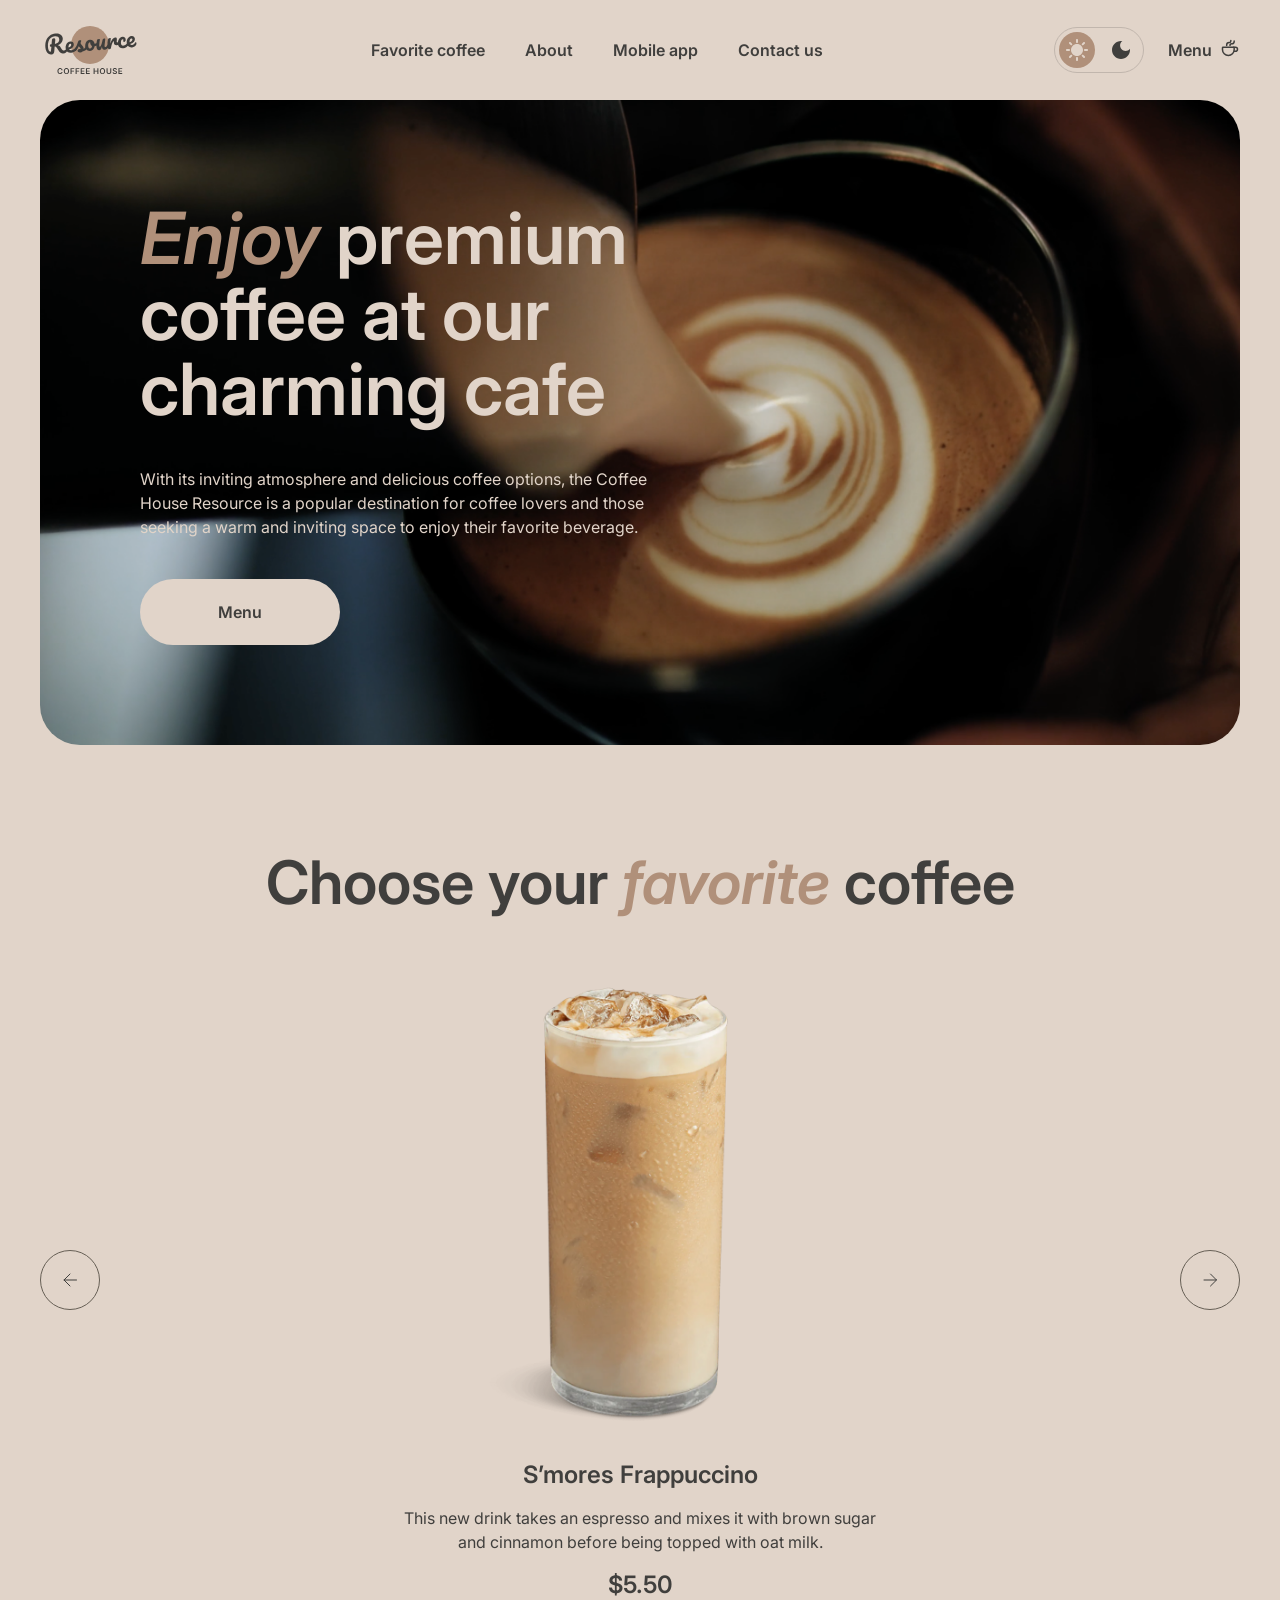
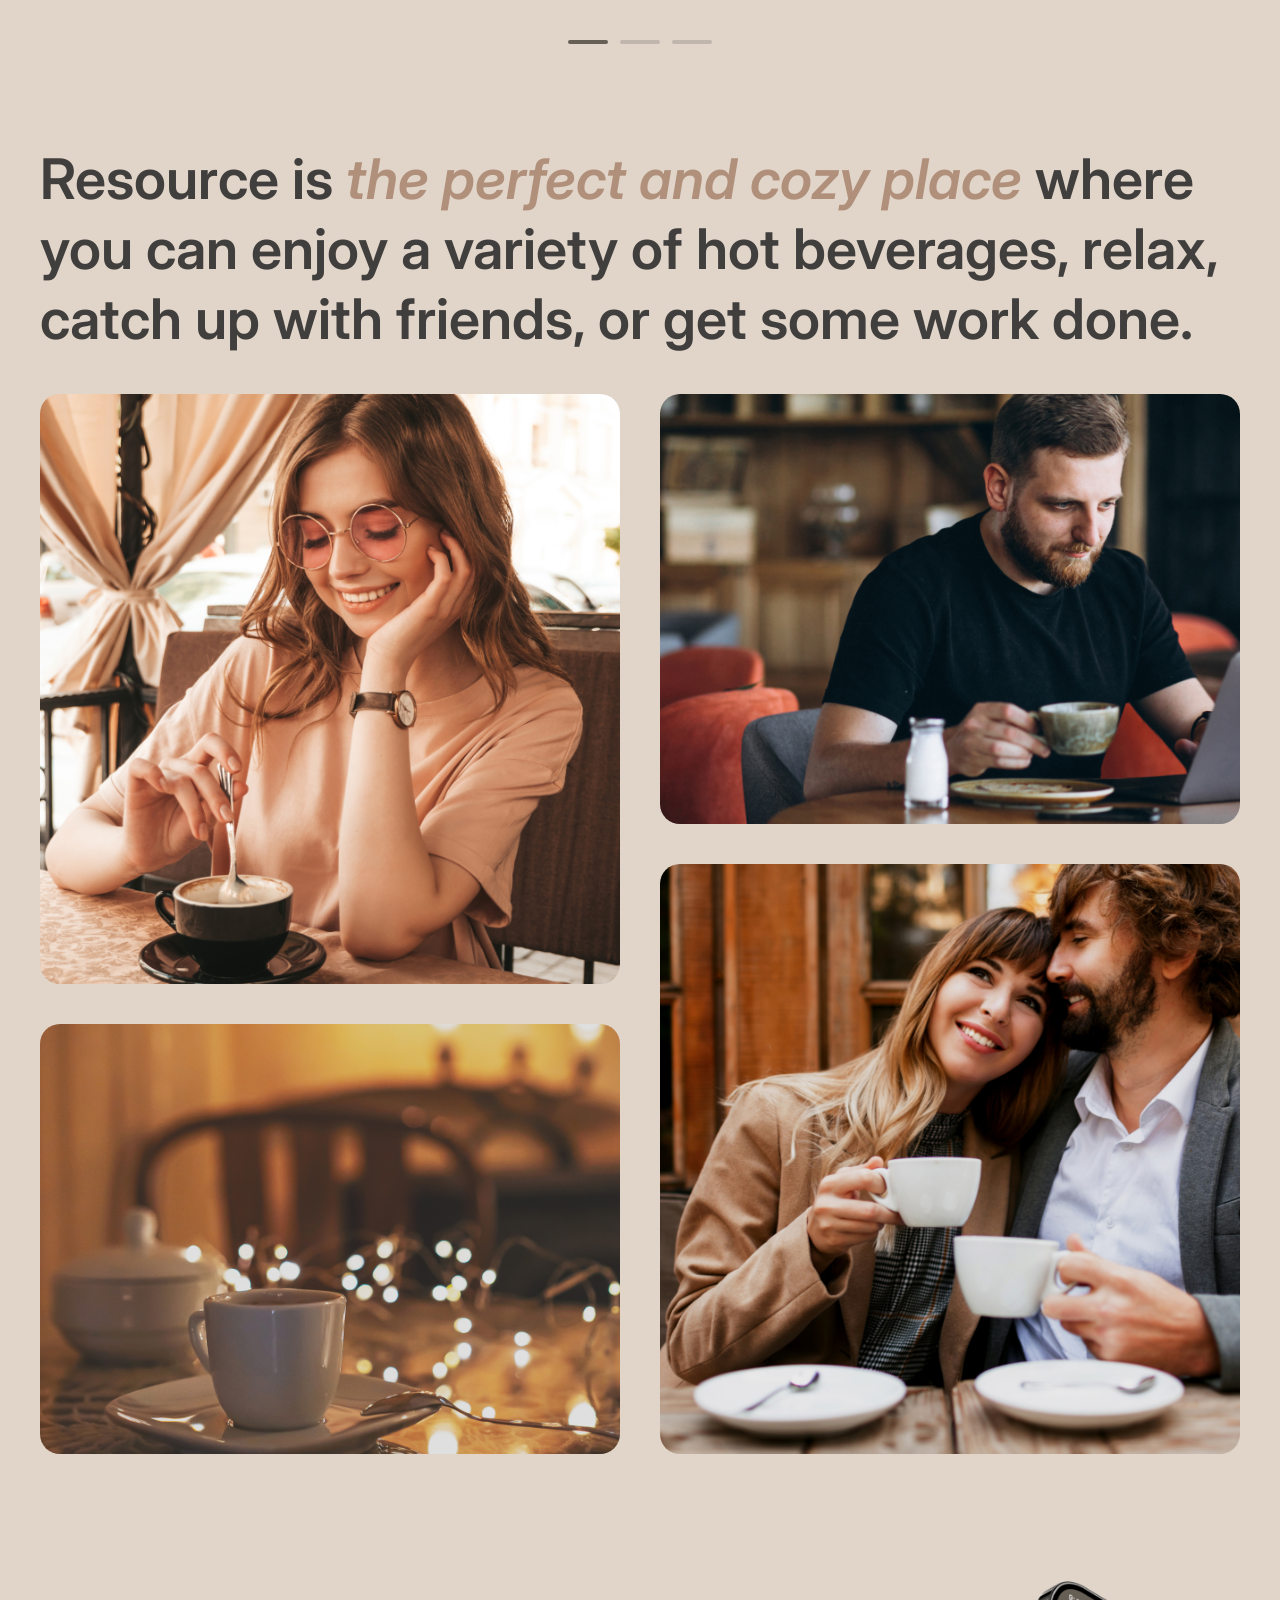
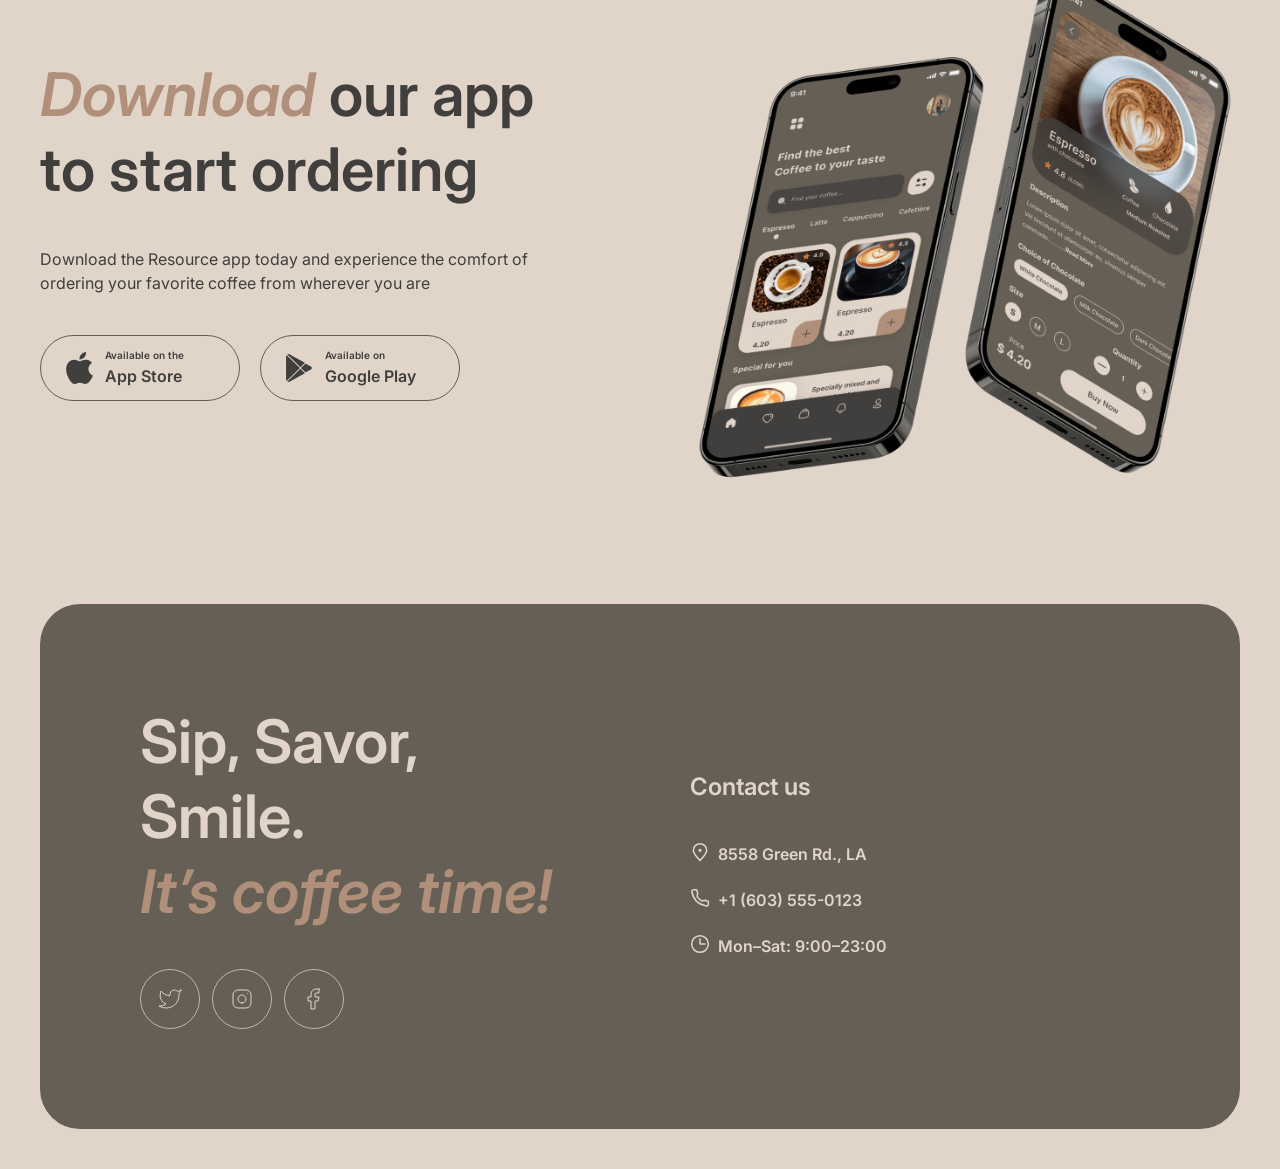
<file: index.html>
<!doctype html>
<html lang="en">
  <head>
    <meta charset="UTF-8">
    <meta name="viewport" content="width=device-width, initial-scale=1.0">
    <meta name="description" content="Coffee House Resource — a cozy place to enjoy premium coffee, tea and desserts.">
    <title>Coffee House</title>
    <link rel="icon" href="assets/favicon.svg" type="image/svg+xml">
    <link rel="preconnect" href="https://fonts.googleapis.com">
    <link rel="preconnect" href="https://fonts.gstatic.com" crossorigin>
    <link
      rel="stylesheet"
      href="https://fonts.googleapis.com/css2?family=Inter:ital,wght@0,400;0,600;1,600&display=swap"
    >
    <link rel="stylesheet" href="css/tokens.css">
    <link rel="stylesheet" href="css/base.css">
    <link rel="stylesheet" href="css/components.css">
    <link rel="stylesheet" href="css/layout.css">
    <script src="js/theme.js"></script>
    <script type="module" src="js/burger.js"></script>
    <script type="module" src="js/slider.js"></script>
  </head>
  <body>
    <header class="header">
      <div class="container header__inner">
        <a class="logo" href="index.html">
          <img class="logo__image logo__image--light" src="assets/icons/logo.svg" width="100" height="60" alt="Resource Coffee House">
          <img class="logo__image logo__image--dark" src="assets/icons/logo-dark.svg" width="100" height="60" alt="Resource Coffee House">
        </a>
        <nav class="nav" id="nav" aria-label="Main navigation">
          <ul class="nav__list">
            <li><a class="link" href="#favorite-coffee">Favorite coffee</a></li>
            <li><a class="link" href="#about">About</a></li>
            <li><a class="link" href="#mobile-app">Mobile app</a></li>
            <li><a class="link" href="#contacts">Contact us</a></li>
          </ul>
          <ul class="nav__catalog">
            <li><a class="link" href="menu.html">Menu <span class="icon icon--coffee-cup" aria-hidden="true"></span></a></li>
          </ul>
        </nav>
        <label class="theme-switch header__theme-switch">
          <input class="theme-switch__input visually-hidden" id="theme-toggle" type="checkbox" role="switch" aria-label="Dark theme">
          <span class="theme-switch__option theme-switch__option--light"><span class="icon icon--sun" aria-hidden="true"></span></span>
          <span class="theme-switch__option theme-switch__option--dark"><span class="icon icon--moon" aria-hidden="true"></span></span>
        </label>
        <button class="burger-button header__burger" type="button" aria-label="Open menu" aria-controls="nav" aria-expanded="false">
          <span class="icon icon--burger" aria-hidden="true"></span>
          <span class="icon icon--close" aria-hidden="true"></span>
        </button>
      </div>
    </header>

    <main class="main">
      <section class="hero">
        <div class="container">
          <div class="hero__inner">
            <div class="hero__offer">
              <h1 class="hero__title"><span class="accent">Enjoy</span> premium coffee at our charming cafe</h1>
              <p class="hero__text">
                With its inviting atmosphere and delicious coffee options, the Coffee House Resource is a popular
                destination for coffee lovers and those seeking a warm and inviting space to enjoy their favorite beverage.
              </p>
              <a class="button button--primary" href="menu.html">Menu<span class="icon icon--coffee-cup" aria-hidden="true"></span></a>
            </div>
          </div>
        </div>
      </section>

      <section class="section favorite-coffee" id="favorite-coffee">
        <div class="container">
          <h2 class="section__title">Choose your <span class="accent">favorite</span> coffee</h2>
          <div class="slider">
            <button class="icon-button slider__arrow slider__arrow--prev" type="button" aria-label="Previous slide">
              <span class="icon icon--arrow-left" aria-hidden="true"></span>
            </button>
            <div class="slider__viewport">
              <ul class="slider__track">
              <li class="slide">
                <article class="slide__content">
                  <img class="slide__image" src="assets/images/coffee-slider-1.png" width="480" height="480" alt="S’mores Frappuccino">
                  <div class="slide__description">
                    <h3 class="slide__title">S’mores Frappuccino</h3>
                    <p>This new drink takes an espresso and mixes it with brown sugar and cinnamon before being topped with oat milk.</p>
                    <p class="slide__price">$5.50</p>
                  </div>
                </article>
              </li>
              <li class="slide">
                <article class="slide__content">
                  <img class="slide__image" src="assets/images/coffee-slider-2.png" width="480" height="480" alt="Caramel Macchiato">
                  <div class="slide__description">
                    <h3 class="slide__title">Caramel Macchiato</h3>
                    <p>Fragrant and unique classic espresso with rich caramel-peanut syrup, with cream under whipped thick foam.</p>
                    <p class="slide__price">$5.00</p>
                  </div>
                </article>
              </li>
              <li class="slide">
                <article class="slide__content">
                  <img class="slide__image" src="assets/images/coffee-slider-3.png" width="480" height="480" alt="Ice coffee">
                  <div class="slide__description">
                    <h3 class="slide__title">Ice coffee</h3>
                    <p>A popular summer drink that tones and invigorates. Prepared from coffee, milk and ice.</p>
                    <p class="slide__price">$4.50</p>
                  </div>
                </article>
              </li>
              </ul>
            </div>
            <button class="icon-button slider__arrow slider__arrow--next" type="button" aria-label="Next slide">
              <span class="icon icon--arrow-right" aria-hidden="true"></span>
            </button>
          </div>
          <div class="slider-controls slider__controls">
            <button class="slider-control slider-control--active" type="button" aria-label="Slide 1" aria-current="true"></button>
            <button class="slider-control" type="button" aria-label="Slide 2"></button>
            <button class="slider-control" type="button" aria-label="Slide 3"></button>
          </div>
        </div>
      </section>

      <section class="section about" id="about">
        <div class="container">
          <h2 class="section__title about__title">
            Resource is <span class="accent">the perfect and cozy place</span> where you can enjoy a variety of hot
            beverages, relax, catch up with friends, or get some work done.
          </h2>
          <div class="about__gallery">
            <div class="about__column">
              <div class="photo about__photo about__photo--tall">
                <img class="photo__image" src="assets/images/about-1.png" width="726" height="726" alt="Smiling woman stirring coffee at a cafe table">
              </div>
              <div class="photo about__photo about__photo--short about__photo--extra">
                <img class="photo__image" src="assets/images/about-2.png" width="726" height="726" alt="Cup of coffee on a table surrounded by fairy lights">
              </div>
            </div>
            <div class="about__column">
              <div class="photo about__photo about__photo--short about__photo--extra">
                <img class="photo__image" src="assets/images/about-3.png" width="726" height="726" alt="Man drinking coffee while working on a laptop">
              </div>
              <div class="photo about__photo about__photo--tall">
                <img class="photo__image" src="assets/images/about-4.png" width="726" height="726" alt="Happy couple enjoying coffee together">
              </div>
            </div>
          </div>
        </div>
      </section>

      <section class="section mobile-app" id="mobile-app">
        <div class="container mobile-app__inner">
          <div class="mobile-app__offer">
            <h2 class="section__title mobile-app__title">
              <span class="accent">Download</span> our app <span class="mobile-app__title-line">to start ordering</span>
            </h2>
            <p>Download the Resource app today and experience the comfort of ordering your favorite coffee from wherever you are</p>
            <div class="mobile-app__buttons">
              <a class="store-button" href="https://www.apple.com/app-store/" target="_blank" rel="noopener noreferrer">
                <span class="store-button__icon-box"><span class="icon icon--app-store" aria-hidden="true"></span></span>
                <span class="store-button__text"><span class="store-button__caption">Available on the</span>App Store</span>
              </a>
              <a class="store-button" href="https://play.google.com/store" target="_blank" rel="noopener noreferrer">
                <span class="store-button__icon-box"><span class="icon icon--google-play" aria-hidden="true"></span></span>
                <span class="store-button__text"><span class="store-button__caption">Available on</span>Google Play</span>
              </a>
            </div>
          </div>
          <img class="mobile-app__image" src="assets/images/mobile-screens.png" width="630" height="630" alt="Resource app screens on two smartphones">
        </div>
      </section>
    </main>

    <footer class="footer" id="contacts">
      <div class="container">
        <div class="footer__inner">
          <div class="footer__offer">
            <h2 class="footer__title">Sip, Savor, Smile. <span class="accent">It’s coffee time!</span></h2>
            <ul class="footer__socials">
              <li>
                <a class="social-link" href="https://x.com" target="_blank" rel="noopener noreferrer" aria-label="Twitter">
                  <span class="icon icon--twitter" aria-hidden="true"></span>
                </a>
              </li>
              <li>
                <a class="social-link" href="https://www.instagram.com" target="_blank" rel="noopener noreferrer" aria-label="Instagram">
                  <span class="icon icon--instagram" aria-hidden="true"></span>
                </a>
              </li>
              <li>
                <a class="social-link" href="https://www.facebook.com" target="_blank" rel="noopener noreferrer" aria-label="Facebook">
                  <span class="icon icon--facebook" aria-hidden="true"></span>
                </a>
              </li>
            </ul>
          </div>
          <div class="footer__contacts">
            <h3 class="footer__subtitle">Contact us</h3>
            <address class="footer__address">
              <ul class="footer__contacts-list">
                <li>
                  <a class="link" href="https://www.google.com/maps/search/?api=1&amp;query=8558+Green+Rd.,+Los+Angeles" target="_blank" rel="noopener noreferrer">
                    <span class="icon icon--pin" aria-hidden="true"></span>8558 Green Rd., LA
                  </a>
                </li>
                <li>
                  <a class="link" href="tel:+16035550123"><span class="icon icon--phone" aria-hidden="true"></span>+1 (603) 555-0123</a>
                </li>
                <li>
                  <span class="link footer__hours"><span class="icon icon--clock" aria-hidden="true"></span>Mon–Sat: 9:00–23:00</span>
                </li>
              </ul>
            </address>
          </div>
        </div>
      </div>
    </footer>
  </body>
</html>
</file>
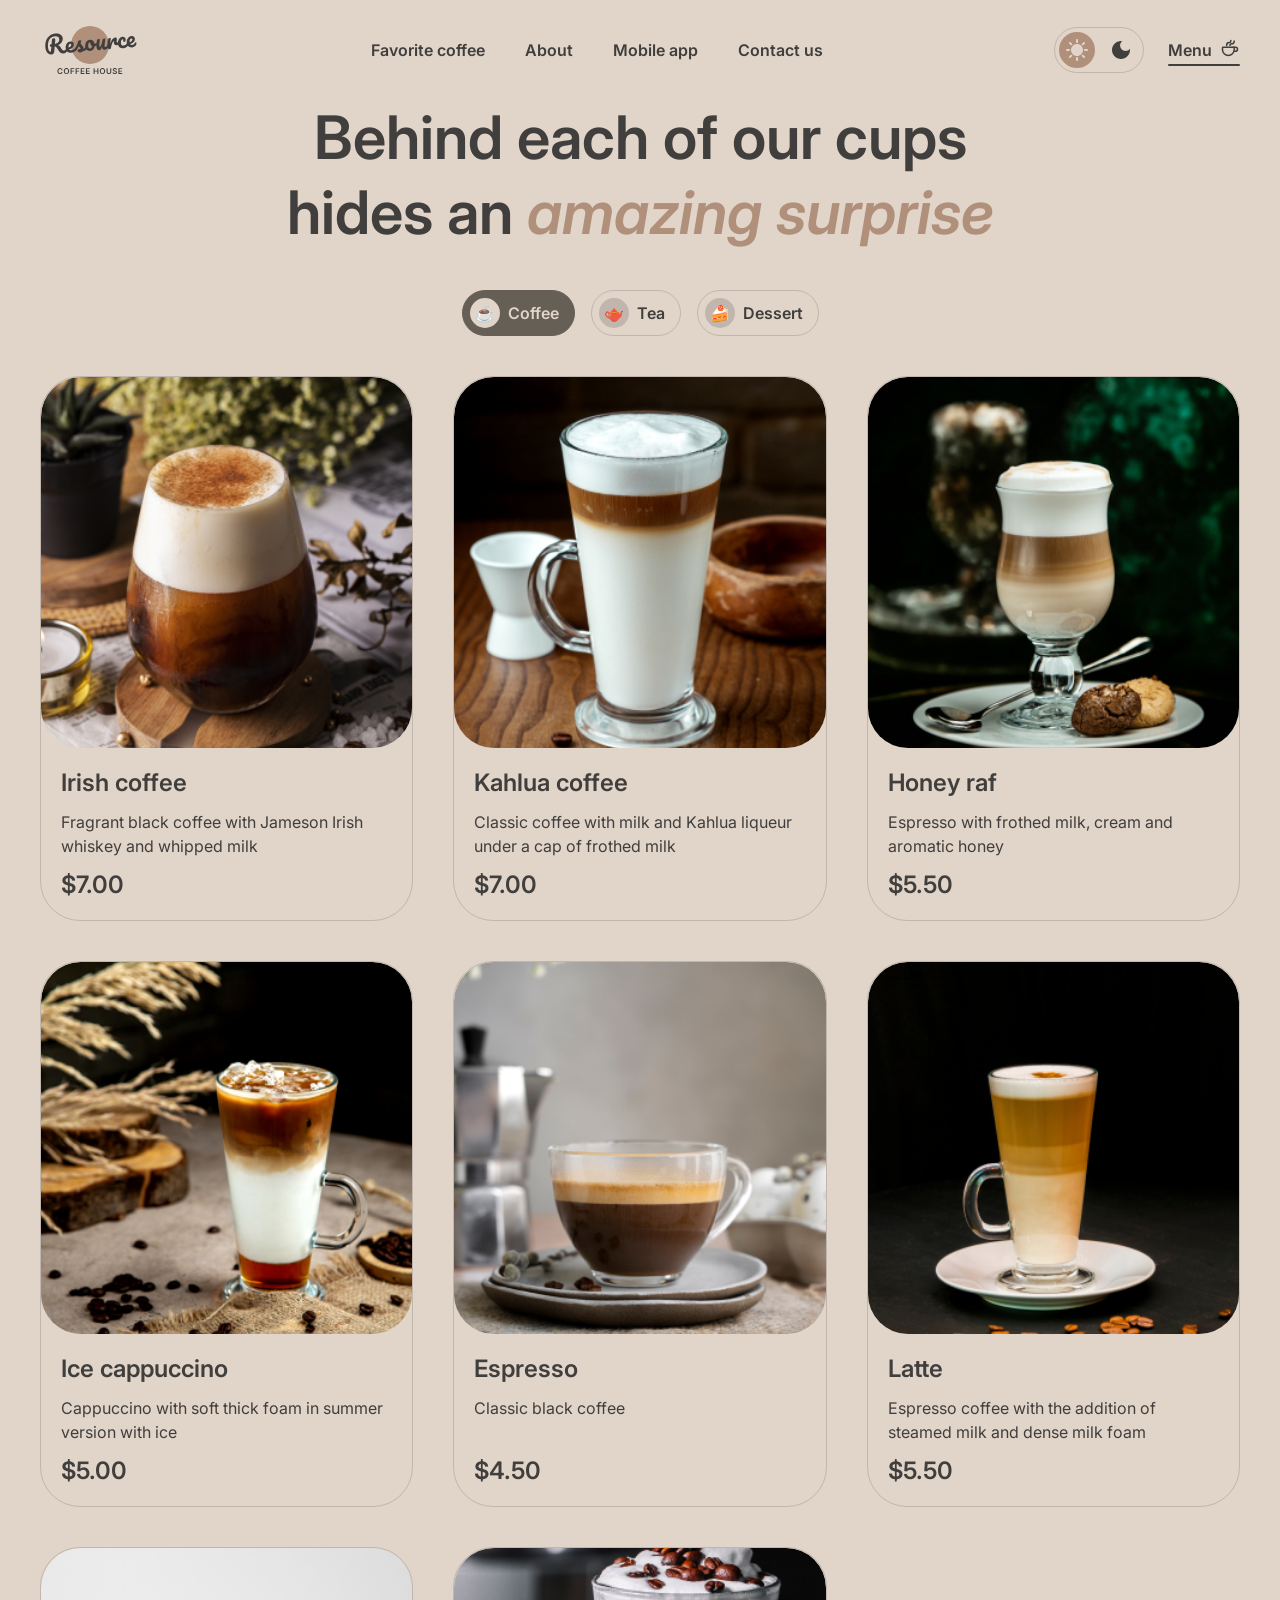
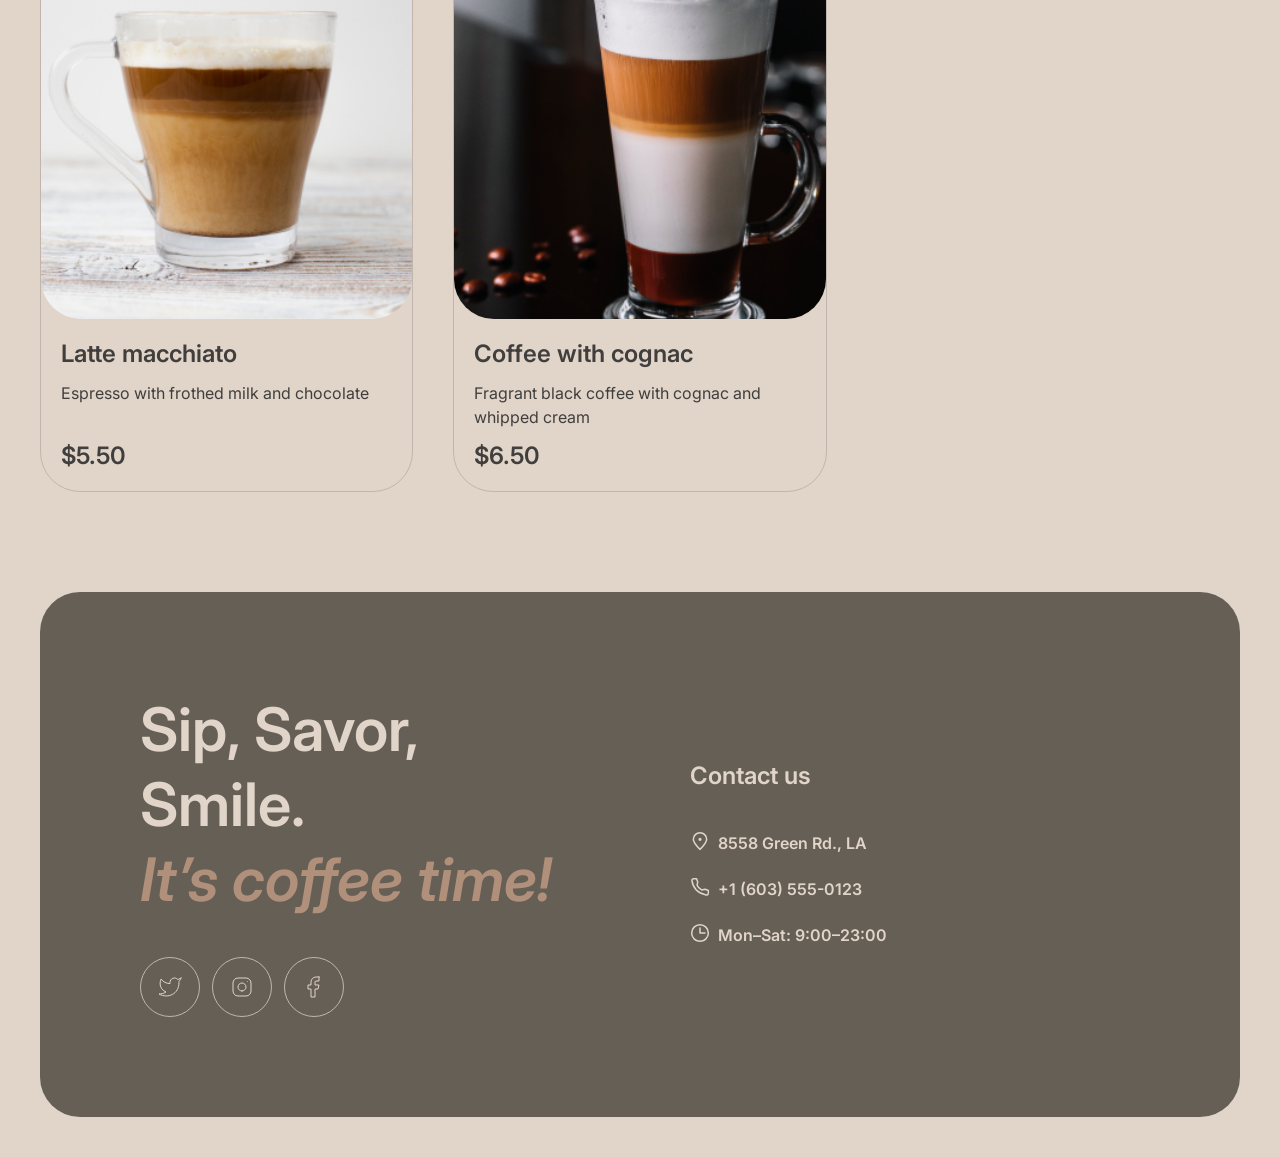
<file: menu.html>
<!doctype html>
<html lang="en">
  <head>
    <meta charset="UTF-8">
    <meta name="viewport" content="width=device-width, initial-scale=1.0">
    <meta name="description" content="Menu of Coffee House Resource: coffee, tea and desserts.">
    <title>Menu — Coffee House</title>
    <link rel="icon" href="assets/favicon.svg" type="image/svg+xml">
    <link rel="preconnect" href="https://fonts.googleapis.com">
    <link rel="preconnect" href="https://fonts.gstatic.com" crossorigin>
    <link
      rel="stylesheet"
      href="https://fonts.googleapis.com/css2?family=Inter:ital,wght@0,400;0,600;1,600&display=swap"
    >
    <link rel="stylesheet" href="css/tokens.css">
    <link rel="stylesheet" href="css/base.css">
    <link rel="stylesheet" href="css/components.css">
    <link rel="stylesheet" href="css/layout.css">
    <script src="js/theme.js"></script>
    <script type="module" src="js/burger.js"></script>
    <script type="module" src="js/catalog.js"></script>
  </head>
  <body>
    <header class="header">
      <div class="container header__inner">
        <a class="logo" href="index.html">
          <img class="logo__image logo__image--light" src="assets/icons/logo.svg" width="100" height="60" alt="Resource Coffee House">
          <img class="logo__image logo__image--dark" src="assets/icons/logo-dark.svg" width="100" height="60" alt="Resource Coffee House">
        </a>
        <nav class="nav" id="nav" aria-label="Main navigation">
          <ul class="nav__list">
            <li><a class="link" href="index.html#favorite-coffee">Favorite coffee</a></li>
            <li><a class="link" href="index.html#about">About</a></li>
            <li><a class="link" href="index.html#mobile-app">Mobile app</a></li>
            <li><a class="link" href="#contacts">Contact us</a></li>
          </ul>
          <ul class="nav__catalog">
            <li><a class="link" href="menu.html" aria-current="page">Menu <span class="icon icon--coffee-cup" aria-hidden="true"></span></a></li>
          </ul>
        </nav>
        <label class="theme-switch header__theme-switch">
          <input class="theme-switch__input visually-hidden" id="theme-toggle" type="checkbox" role="switch" aria-label="Dark theme">
          <span class="theme-switch__option theme-switch__option--light"><span class="icon icon--sun" aria-hidden="true"></span></span>
          <span class="theme-switch__option theme-switch__option--dark"><span class="icon icon--moon" aria-hidden="true"></span></span>
        </label>
        <button class="burger-button header__burger" type="button" aria-label="Open menu" aria-controls="nav" aria-expanded="false">
          <span class="icon icon--burger" aria-hidden="true"></span>
          <span class="icon icon--close" aria-hidden="true"></span>
        </button>
      </div>
    </header>

    <main class="main">
      <section class="menu">
        <div class="container">
          <div class="menu__offer">
            <h1 class="menu__title">Behind each of our cups hides an <span class="accent">amazing surprise</span></h1>
            <div class="menu__tabs">
              <button class="tab tab--active" type="button" aria-pressed="true" data-category="coffee">
                <span class="tab__icon" aria-hidden="true">☕</span>Coffee
              </button>
              <button class="tab" type="button" aria-pressed="false" data-category="tea">
                <span class="tab__icon" aria-hidden="true">🫖</span>Tea
              </button>
              <button class="tab" type="button" aria-pressed="false" data-category="dessert">
                <span class="tab__icon" aria-hidden="true">🍰</span>Dessert
              </button>
            </div>
          </div>
          <ul class="menu__grid"></ul>
          <template id="card-template">
            <li class="menu__item">
              <article class="card" tabindex="0" aria-haspopup="dialog">
                <div class="card__image-box">
                  <img class="card__image" width="340" height="340" alt="">
                </div>
                <div class="card__body">
                  <div class="card__info">
                    <h2 class="card__title"></h2>
                    <p class="card__description"></p>
                  </div>
                  <p class="card__price"></p>
                </div>
              </article>
            </li>
          </template>
          <button class="icon-button menu__more" type="button" aria-label="Load more" hidden>
            <span class="icon icon--refresh" aria-hidden="true"></span>
          </button>
        </div>
      </section>
    </main>

    <footer class="footer" id="contacts">
      <div class="container">
        <div class="footer__inner">
          <div class="footer__offer">
            <h2 class="footer__title">Sip, Savor, Smile. <span class="accent">It’s coffee time!</span></h2>
            <ul class="footer__socials">
              <li>
                <a class="social-link" href="https://x.com" target="_blank" rel="noopener noreferrer" aria-label="Twitter">
                  <span class="icon icon--twitter" aria-hidden="true"></span>
                </a>
              </li>
              <li>
                <a class="social-link" href="https://www.instagram.com" target="_blank" rel="noopener noreferrer" aria-label="Instagram">
                  <span class="icon icon--instagram" aria-hidden="true"></span>
                </a>
              </li>
              <li>
                <a class="social-link" href="https://www.facebook.com" target="_blank" rel="noopener noreferrer" aria-label="Facebook">
                  <span class="icon icon--facebook" aria-hidden="true"></span>
                </a>
              </li>
            </ul>
          </div>
          <div class="footer__contacts">
            <h3 class="footer__subtitle">Contact us</h3>
            <address class="footer__address">
              <ul class="footer__contacts-list">
                <li>
                  <a class="link" href="https://www.google.com/maps/search/?api=1&amp;query=8558+Green+Rd.,+Los+Angeles" target="_blank" rel="noopener noreferrer">
                    <span class="icon icon--pin" aria-hidden="true"></span>8558 Green Rd., LA
                  </a>
                </li>
                <li>
                  <a class="link" href="tel:+16035550123"><span class="icon icon--phone" aria-hidden="true"></span>+1 (603) 555-0123</a>
                </li>
                <li>
                  <span class="link footer__hours"><span class="icon icon--clock" aria-hidden="true"></span>Mon–Sat: 9:00–23:00</span>
                </li>
              </ul>
            </address>
          </div>
        </div>
      </div>
    </footer>

    <dialog class="modal" aria-labelledby="modal-title">
      <div class="modal__content">
        <div class="modal__image-box"></div>
        <div class="modal__description">
          <div class="modal__info">
            <h2 class="modal__title" id="modal-title"></h2>
            <p class="modal__text"></p>
          </div>
          <div class="modal__option">
            <p class="modal__option-title" id="modal-size-title">Size</p>
            <div class="modal__tabs" role="group" aria-labelledby="modal-size-title" data-option="size"></div>
          </div>
          <div class="modal__option">
            <p class="modal__option-title" id="modal-additives-title">Additives</p>
            <div class="modal__tabs" role="group" aria-labelledby="modal-additives-title" data-option="additives"></div>
          </div>
          <p class="modal__total">
            <span>Total:</span>
            <span class="modal__price"></span>
          </p>
          <p class="modal__alert">
            <span class="icon icon--info" aria-hidden="true"></span>
            The cost is not final. Download our mobile app to see the final price and place your order. Earn loyalty points and enjoy your favorite coffee with up to 20% discount.
          </p>
          <button class="button button--secondary modal__close" type="button">Close</button>
        </div>
      </div>
    </dialog>
  </body>
</html>
</file>
<file: css/tokens.css>
:root {
  --text-primary: #403f3d;
  --text-inverse: #e1d4c9;
  --text-accent: #b0907a;

  --background-page: #e1d4c9;
  --background-container: #665f55;
  --background-overlay: rgb(64 63 61 / 80%);
  --background-modal: var(--background-page);
  --background-modal-control: var(--background-container);

  --border-primary: #c1b6ad;
  --border-inverse: #665f55;
  --border-modal-button: var(--border-inverse);

  --font-family: "Inter", sans-serif;
  --font-weight-regular: 400;
  --font-weight-semibold: 600;

  --heading-1: var(--font-weight-semibold) 72px / 1.05 var(--font-family);
  --heading-1-accent: italic var(--font-weight-semibold) 72px / 1.05 var(--font-family);
  --heading-2: var(--font-weight-semibold) 60px / 1.25 var(--font-family);
  --heading-2-accent: italic var(--font-weight-semibold) 60px / 1.25 var(--font-family);
  --heading-3: var(--font-weight-semibold) 24px / 1.25 var(--font-family);

  --body-medium: var(--font-weight-regular) 16px / 1.5 var(--font-family);
  --body-small: var(--font-weight-regular) 14px / 20px var(--font-family);
  --body-caption: var(--font-weight-semibold) 10px / 1.4 var(--font-family);

  --action-link-button: var(--font-weight-semibold) 16px / 1.5 var(--font-family);
  --action-burger-link: var(--font-weight-semibold) 32px / 1.25 var(--font-family);

  --radius-pill: 100px;
  --radius-large: 40px;
  --radius-medium: 20px;

  --space-4: 4px;
  --space-8: 8px;
  --space-12: 12px;
  --space-16: 16px;
  --space-20: 20px;
  --space-24: 24px;
  --space-40: 40px;
  --space-60: 60px;
  --space-100: 100px;
  --section-gap: var(--space-100);

  --container-max-width: 1440px;
  --container-padding: 40px;
  --header-height: 60px;
  --header-offset: calc(var(--space-20) + var(--header-height));

  --button-width: 200px;
  --button-icon-size: 60px;
  --button-burger-size: 44px;
  --icon-size-xsmall: 16px;
  --icon-size-small: 20px;
  --icon-size-medium: 24px;
  --icon-size-large: 36px;
  --icon-size-xlarge: 40px;
  --modal-width: 800px;
  --modal-image-size: 310px;
  --slider-control-width: 40px;
  --slider-control-height: 4px;

  --transition: 0.3s ease-in-out;
  --transition-slide: 0.6s ease-in-out;

  color-scheme: light;
}

/* Dark theme */
:root[data-theme="dark"],
:root:has(#theme-toggle:checked) {
  --text-primary: #e1d4c9;
  --text-inverse: #e1d4c9;
  --text-accent: #b0907a;

  --background-page: #292826;
  --background-container: #403f3d;
  --background-overlay: rgb(41 40 38 / 80%);
  --background-modal: #403f3d;
  --background-modal-control: #292826;

  --border-primary: #665f55;
  --border-inverse: #c1b6ad;
  --border-modal-button: var(--border-primary);

  color-scheme: dark;
}

@media (max-width: 600px) {
  :root {
    --heading-1: var(--font-weight-semibold) 42px / 1.15 var(--font-family);
    --heading-1-accent: italic var(--font-weight-semibold) 42px / 1.15 var(--font-family);
    --heading-2: var(--font-weight-semibold) 32px / 1.25 var(--font-family);
    --heading-2-accent: italic var(--font-weight-semibold) 32px / 1.25 var(--font-family);

    --container-padding: 16px;
  }
}
</file>
<file: css/base.css>
*,
*::before,
*::after {
  box-sizing: border-box;
}

html {
  scroll-behavior: smooth;
  -webkit-text-size-adjust: 100%;
}

body {
  margin: 0;
  min-width: 380px;
  font: var(--body-medium);
  color: var(--text-primary);
  background-color: var(--background-page);
  transition:
    color var(--transition),
    background-color var(--transition);
}

h1,
h2,
h3,
p,
ul,
figure {
  margin: 0;
}

ul {
  padding: 0;
  list-style: none;
}

a {
  color: inherit;
  text-decoration: none;
}

img,
svg {
  display: block;
  max-width: 100%;
}

button,
input {
  font: inherit;
  color: inherit;
}

button {
  padding: 0;
  border: none;
  background: none;
  cursor: pointer;
}

body.is-scroll-locked {
  overflow: hidden;
}

.container {
  width: 100%;
  max-width: var(--container-max-width);
  margin-inline: auto;
  padding-inline: var(--container-padding);
}

.accent {
  font-style: italic;
  color: var(--text-accent);
}

.visually-hidden {
  position: absolute;
  width: 1px;
  height: 1px;
  margin: -1px;
  padding: 0;
  overflow: hidden;
  clip: rect(0 0 0 0);
  white-space: nowrap;
  border: 0;
}

:focus-visible {
  outline: 2px solid var(--text-accent);
  outline-offset: 2px;
}
</file>
<file: css/components.css>
.icon {
  --icon-size: var(--icon-size-medium);

  display: block;
  flex-shrink: 0;
  width: var(--icon-size);
  height: var(--icon-size);
  background-color: currentColor;
  mask-position: center;
  mask-size: contain;
  mask-repeat: no-repeat;
}

.icon--app-store {
  mask-image: url("../assets/icons/app-store.svg");
}

.icon--arrow-left {
  mask-image: url("../assets/icons/arrow-left.svg");
}

.icon--arrow-right {
  mask-image: url("../assets/icons/arrow-right.svg");
}

.icon--burger {
  mask-image: url("../assets/icons/burger.svg");
}

.icon--clock {
  mask-image: url("../assets/icons/clock.svg");
}

.icon--close {
  mask-image: url("../assets/icons/close.svg");
}

.icon--coffee-cup {
  mask-image: url("../assets/icons/coffee-cup.svg");
}

.icon--facebook {
  mask-image: url("../assets/icons/facebook.svg");
}

.icon--google-play {
  mask-image: url("../assets/icons/google-play.svg");
}

.icon--info {
  mask-image: url("../assets/icons/info.svg");
}

.icon--instagram {
  mask-image: url("../assets/icons/instagram.svg");
}

.icon--moon {
  mask-image: url("../assets/icons/moon.svg");
}

.icon--phone {
  mask-image: url("../assets/icons/phone.svg");
}

.icon--pin {
  mask-image: url("../assets/icons/pin.svg");
}

.icon--refresh {
  mask-image: url("../assets/icons/refresh.svg");
}

.icon--sun {
  mask-image: url("../assets/icons/sun.svg");
}

.icon--twitter {
  mask-image: url("../assets/icons/twitter.svg");
}

.icon--coffee-cup,
.icon--pin,
.icon--phone,
.icon--clock {
  --icon-size: var(--icon-size-small);
}

.icon--info {
  --icon-size: var(--icon-size-xsmall);
}

.icon--app-store {
  --icon-size: 32px;
}

.icon--google-play {
  --icon-size: 28px;
}

.icon--sun,
.icon--moon {
  --icon-size: var(--icon-size-large);
}

.link {
  position: relative;
  display: inline-flex;
  align-items: flex-start;
  gap: var(--space-8);
  font: var(--action-link-button);
}

.link::after {
  content: "";
  position: absolute;
  left: 0;
  right: 0;
  bottom: calc(-1 * var(--space-4));
  height: 2px;
  border-radius: var(--radius-pill);
  background-color: currentColor;
  transform: scaleX(0);
  transition: transform var(--transition);
}

.link:hover::after,
.link[aria-current="page"]::after {
  transform: scaleX(1);
}

.button {
  display: inline-flex;
  align-items: center;
  justify-content: center;
  width: var(--button-width);
  max-width: 100%;
  border: 1px solid transparent;
  border-radius: var(--radius-pill);
  font: var(--action-link-button);
  text-align: center;
  transition:
    color var(--transition),
    background-color var(--transition),
    border-color var(--transition);
}

.button--primary {
  padding: var(--space-20);
  color: var(--text-primary);
  background-color: var(--background-page);
}

.button--primary .icon {
  width: 0;
  opacity: 0;
  transition:
    width var(--transition),
    margin var(--transition),
    opacity var(--transition);
}

.button--primary:hover .icon {
  width: var(--icon-size);
  margin-inline-start: var(--space-8);
  opacity: 1;
}

.button--secondary {
  padding: var(--space-8) var(--space-20);
  color: var(--text-primary);
  border-color: var(--border-inverse);
}

.button--secondary:hover {
  color: var(--text-inverse);
  background-color: var(--background-container);
  border-color: var(--background-container);
}

.store-button {
  display: inline-flex;
  align-items: center;
  gap: var(--space-8);
  width: var(--button-width);
  padding: var(--space-12) var(--space-20);
  color: var(--text-primary);
  border: 1px solid var(--border-inverse);
  border-radius: var(--radius-pill);
  transition:
    color var(--transition),
    background-color var(--transition),
    border-color var(--transition);
}

.store-button:hover {
  color: var(--text-inverse);
  background-color: var(--background-container);
  border-color: var(--background-container);
}

.store-button__icon-box {
  display: flex;
  align-items: center;
  justify-content: center;
  width: var(--icon-size-large);
  height: var(--icon-size-large);
}

.store-button__text {
  display: flex;
  flex-direction: column;
  gap: 2px;
  font: var(--action-link-button);
  white-space: nowrap;
}

.store-button__caption {
  font: var(--body-caption);
}

.icon-button {
  display: inline-flex;
  align-items: center;
  justify-content: center;
  flex-shrink: 0;
  width: var(--button-icon-size);
  height: var(--button-icon-size);
  color: var(--text-primary);
  border: 1px solid var(--border-inverse);
  border-radius: var(--radius-pill);
  transition:
    color var(--transition),
    background-color var(--transition),
    border-color var(--transition);
}

.icon-button:hover {
  color: var(--text-inverse);
  background-color: var(--background-container);
  border-color: var(--background-container);
}

.social-link {
  display: inline-flex;
  align-items: center;
  justify-content: center;
  width: var(--button-icon-size);
  height: var(--button-icon-size);
  color: var(--text-inverse);
  border: 1px solid var(--border-primary);
  border-radius: var(--radius-pill);
  transition:
    color var(--transition),
    background-color var(--transition),
    border-color var(--transition);
}

.social-link:hover {
  color: var(--text-primary);
  background-color: var(--background-page);
  border-color: var(--background-page);
}

.burger-button {
  display: inline-grid;
  place-items: center;
  width: var(--button-burger-size);
  height: var(--button-burger-size);
  color: var(--text-primary);
  border: 1px solid var(--border-inverse);
  border-radius: var(--radius-pill);
  transition:
    color var(--transition),
    background-color var(--transition);
}

.burger-button:hover {
  color: var(--text-inverse);
  background-color: var(--background-container);
}

.burger-button .icon {
  grid-area: 1 / 1;
  transition:
    opacity var(--transition),
    transform var(--transition);
}

.burger-button .icon--burger {
  width: 18px;
  height: 10px;
}

.burger-button .icon--close {
  width: 13px;
  height: 13px;
  opacity: 0;
  transform: rotate(-90deg);
}

.burger-button[aria-expanded="true"] .icon--burger {
  opacity: 0;
  transform: rotate(90deg);
}

.burger-button[aria-expanded="true"] .icon--close {
  opacity: 1;
  transform: rotate(0);
}

.theme-switch {
  --theme-option-size: var(--icon-size-large);

  display: inline-flex;
  align-items: center;
  gap: var(--space-8);
  padding: var(--space-4);
  border: 1px solid var(--border-primary);
  border-radius: var(--radius-pill);
  cursor: pointer;
  transition: border-color var(--transition);
}

.theme-switch:has(:focus-visible) {
  outline: 2px solid var(--text-accent);
  outline-offset: 2px;
}

.theme-switch__option {
  display: flex;
  align-items: center;
  justify-content: center;
  width: var(--theme-option-size);
  height: var(--theme-option-size);
  color: var(--text-primary);
  border-radius: var(--radius-pill);
  transition:
    color var(--transition),
    background-color var(--transition);
}

.theme-switch__option--light {
  color: var(--text-inverse);
  background-color: var(--text-accent);
}

.theme-switch:hover .theme-switch__option--dark {
  color: var(--text-inverse);
  background-color: var(--background-container);
}

:root[data-theme="dark"] .theme-switch__option--light,
:root:has(#theme-toggle:checked) .theme-switch__option--light {
  color: var(--text-primary);
  background-color: transparent;
}

:root[data-theme="dark"] .theme-switch__option--dark,
:root:has(#theme-toggle:checked) .theme-switch__option--dark {
  color: var(--text-inverse);
  background-color: var(--text-accent);
}

:root[data-theme="dark"] .theme-switch:hover .theme-switch__option--light,
:root:has(#theme-toggle:checked) .theme-switch:hover .theme-switch__option--light {
  color: var(--text-inverse);
  background-color: var(--background-container);
}

@media (max-width: 768px) {
  .theme-switch {
    --theme-option-size: 44px;
  }
}

.tab {
  display: inline-flex;
  align-items: center;
  gap: var(--space-8);
  padding: calc(var(--space-8) - 1px) calc(var(--space-16) - 1px) calc(var(--space-8) - 1px) calc(var(--space-8) - 1px);
  font: var(--action-link-button);
  color: var(--text-primary);
  border: 1px solid var(--border-primary);
  border-radius: var(--radius-pill);
  transition:
    color var(--transition),
    background-color var(--transition),
    border-color var(--transition);
}

.tab__icon {
  display: flex;
  align-items: center;
  justify-content: center;
  width: 30px;
  height: 30px;
  color: var(--text-primary);
  border-radius: var(--radius-pill);
  background-color: var(--border-primary);
  transition: background-color var(--transition);
}

.tab--active {
  color: var(--text-inverse);
  background-color: var(--background-container);
  border-color: var(--background-container);
}

.tab--active .tab__icon {
  background-color: var(--background-page);
}

@media (hover: hover) {
  .tab:hover {
    color: var(--text-inverse);
    background-color: var(--background-container);
    border-color: var(--background-container);
  }

  .tab:hover .tab__icon {
    background-color: var(--background-page);
  }
}

.slider-controls {
  display: flex;
  gap: var(--space-12);
}

.slider-control {
  position: relative;
  width: var(--slider-control-width);
  height: var(--slider-control-height);
  border-radius: var(--radius-pill);
  background-color: var(--border-primary);
  transition: background-color var(--transition);
}

.slider-control::before {
  content: "";
  position: absolute;
  inset: calc(-1 * var(--space-12)) calc(-1 * var(--space-12) / 2);
}

.slider-control:hover,
.slider-control--active {
  background-color: var(--border-inverse);
}

.card {
  display: flex;
  flex-direction: column;
  height: 100%;
  overflow: hidden;
  color: var(--text-primary);
  border: 1px solid var(--border-primary);
  border-radius: var(--radius-large);
  cursor: pointer;
}

.card__image-box {
  aspect-ratio: 1;
  overflow: hidden;
  border-radius: var(--radius-large);
}

.card__image {
  width: 100%;
  height: 100%;
  object-fit: cover;
  transform: scale(1.1);
  transition: transform var(--transition);
}

.card:hover .card__image {
  transform: scale(1);
}

.card__body {
  display: flex;
  flex: 1;
  flex-direction: column;
  justify-content: space-between;
  gap: var(--space-12);
  padding: var(--space-20);
}

.card__info {
  display: flex;
  flex-direction: column;
  gap: var(--space-12);
}

.card__title,
.card__price {
  font: var(--heading-3);
}

.photo {
  overflow: hidden;
  border-radius: var(--radius-medium);
}

.photo__image {
  width: 100%;
  height: 100%;
  object-fit: cover;
  transform: scale(1.1);
  transition: transform var(--transition);
}

.photo:hover .photo__image {
  transform: scale(1);
}

.modal {
  width: min(var(--modal-width), 100% - 2 * var(--container-padding));
  max-width: none;
  max-height: calc(100% - 2 * var(--space-20));
  padding: 0;
  color: var(--text-primary);
  border: none;
  border-radius: var(--radius-large);
  background-color: var(--background-modal);
  opacity: 0;
  transition:
    opacity var(--transition),
    display var(--transition) allow-discrete,
    overlay var(--transition) allow-discrete;
}

.modal::backdrop {
  background-color: var(--background-overlay);
  opacity: 0;
  transition:
    opacity var(--transition),
    display var(--transition) allow-discrete,
    overlay var(--transition) allow-discrete;
}

.modal[open],
.modal[open]::backdrop {
  opacity: 1;
  animation: fade-in var(--transition);
}

@keyframes fade-in {
  from {
    opacity: 0;
  }
}

.modal__content {
  display: flex;
  align-items: flex-start;
  padding: var(--space-16);
}

.modal__image-box {
  flex-shrink: 0;
  width: var(--modal-image-size);
  aspect-ratio: 1;
  overflow: hidden;
  border-radius: var(--radius-large);
}

.modal__image {
  width: 100%;
  height: 100%;
  object-fit: cover;
  transform: scale(1.1);
}

.modal__description {
  display: flex;
  flex: 1;
  flex-direction: column;
  gap: var(--space-20);
  min-width: 0;
  padding-left: var(--space-20);
}

.modal__info {
  display: flex;
  flex-direction: column;
  gap: var(--space-12);
}

.modal__title,
.modal__total {
  font: var(--heading-3);
}

.modal__option {
  display: flex;
  flex-direction: column;
  gap: var(--space-8);
}

.modal__tabs {
  display: flex;
  flex-wrap: wrap;
  gap: var(--space-8);
}

.modal .tab--active {
  background-color: var(--background-modal-control);
  border-color: var(--background-modal-control);
}

.modal .tab--active .tab__icon {
  background-color: var(--background-modal);
}

@media (hover: hover) {
  .modal .tab:hover {
    background-color: var(--background-modal-control);
    border-color: var(--background-modal-control);
  }

  .modal .tab:hover .tab__icon {
    background-color: var(--background-modal);
  }
}

.modal__total {
  display: flex;
  justify-content: space-between;
  gap: var(--space-20);
}

.modal__alert {
  display: flex;
  gap: var(--space-8);
  padding-block: var(--space-12);
  font: var(--body-caption);
  border-top: 1px solid var(--border-primary);
}

.modal__close {
  width: 100%;
  border-color: var(--border-modal-button);
}

.modal__close:hover {
  background-color: var(--background-modal-control);
  border-color: var(--background-modal-control);
}

@media (max-width: 767px) {
  .modal__image-box {
    display: none;
  }

  .modal__description {
    padding-left: 0;
  }
}
</file>
<file: css/layout.css>
.header {
  padding-top: var(--space-20);
}

.header__inner {
  display: grid;
  grid-template-columns: auto 1fr auto auto;
  align-items: center;
  column-gap: var(--space-24);
  min-height: var(--header-height);
}

.logo {
  grid-column: 1;
  grid-row: 1;
  transition: opacity var(--transition);
}

.logo:hover {
  opacity: 0.7;
}

.logo__image--dark,
:root[data-theme="dark"] .logo__image--light,
:root:has(#theme-toggle:checked) .logo__image--light {
  display: none;
}

:root[data-theme="dark"] .logo__image--dark,
:root:has(#theme-toggle:checked) .logo__image--dark {
  display: block;
}

.nav {
  display: grid;
  grid-column: 2 / 5;
  grid-row: 1;
  grid-template-columns: subgrid;
  align-items: center;
}

.nav__list {
  display: flex;
  grid-column: 1;
  justify-content: center;
  gap: var(--space-40);
  white-space: nowrap;
}

.nav__catalog {
  grid-column: 3;
  white-space: nowrap;
}

.header__theme-switch {
  grid-column: 3;
  grid-row: 1;
}

.header__burger {
  display: none;
  grid-column: 4;
  grid-row: 1;
}

.main {
  padding-top: var(--space-20);
}

.footer {
  padding-block: var(--section-gap) var(--space-40);
}

.footer__inner {
  display: flex;
  align-items: center;
  gap: var(--space-100);
  padding: var(--space-100);
  color: var(--text-inverse);
  background-color: var(--background-container);
  border-radius: var(--radius-large);
  transition: background-color var(--transition);
}

.footer__offer,
.footer__contacts {
  display: flex;
  flex: 1;
  flex-direction: column;
  gap: var(--space-40);
}

.footer__title {
  font: var(--heading-2);
}

.footer__title .accent {
  display: block;
}

.footer__subtitle {
  font: var(--heading-3);
}

.footer__socials {
  display: flex;
  gap: var(--space-12);
}

.footer__address {
  font-style: normal;
}

.footer__contacts-list {
  display: flex;
  flex-direction: column;
  align-items: flex-start;
  gap: var(--space-20);
}

.footer__hours::after {
  content: none;
}

.section {
  padding-top: var(--section-gap);
}

.section__title {
  font: var(--heading-2);
}

.hero__inner {
  display: flex;
  align-items: center;
  padding: var(--space-100);
  color: var(--text-inverse);
  background: url("../assets/images/img-hero.png") center / cover no-repeat;
  border-radius: var(--radius-large);
}

.hero__offer {
  display: flex;
  flex-direction: column;
  align-items: flex-start;
  gap: var(--space-40);
  max-width: 530px;
}

.hero__title {
  font: var(--heading-1);
}

.favorite-coffee .section__title {
  margin-bottom: var(--space-40);
  text-align: center;
}

.slider {
  display: flex;
  align-items: center;
  justify-content: center;
  gap: var(--space-40);
}

.slider__viewport {
  flex: 1;
  max-width: 1152px;
  overflow: hidden;
  touch-action: pan-y;
}

.slider__track {
  display: flex;
  transition: transform var(--transition-slide);
}

.slide {
  flex: 0 0 100%;
}

.slide__content {
  display: flex;
  flex-direction: column;
  align-items: center;
  gap: var(--space-20);
  max-width: 480px;
  margin-inline: auto;
  text-align: center;
}

.slide__image {
  width: 100%;
  -webkit-user-drag: none;
  user-select: none;
  aspect-ratio: 1;
  object-fit: cover;
}

.slide__description {
  display: flex;
  flex-direction: column;
  gap: var(--space-16);
}

.slide__title,
.slide__price {
  font: var(--heading-3);
}

.slider__controls {
  justify-content: center;
  margin-top: var(--space-40);
}

.about__title {
  margin-bottom: var(--space-40);
}

@media (min-width: 601px) {
  .about__title {
    font-size: 56px;
  }
}

.about__gallery {
  display: grid;
  grid-template-columns: 1fr 1fr;
  gap: var(--space-40);
}

.about__column {
  display: flex;
  flex-direction: column;
  gap: var(--space-40);
}

.about__photo--tall {
  height: 590px;
}

.about__photo--short {
  height: 430px;
}

.mobile-app__inner {
  display: flex;
  align-items: center;
  gap: var(--space-100);
}

.mobile-app__offer {
  display: flex;
  flex: 1;
  flex-direction: column;
  align-items: flex-start;
  gap: var(--space-40);
}

.mobile-app__title-line {
  display: block;
}

.mobile-app__buttons {
  display: flex;
  flex-wrap: wrap;
  gap: var(--space-20);
}

.mobile-app__image {
  flex: 1;
  min-width: 0;
  max-width: 630px;
  height: auto;
}

.menu__offer {
  display: flex;
  flex-direction: column;
  align-items: center;
  gap: var(--space-40);
  margin-bottom: var(--space-40);
}

.menu__title {
  max-width: 800px;
  font: var(--heading-2);
  text-align: center;
}

.menu__tabs {
  display: flex;
  flex-wrap: wrap;
  justify-content: center;
  gap: var(--space-16);
}

.menu__grid {
  display: grid;
  grid-template-columns: repeat(auto-fill, minmax(280px, 1fr));
  gap: var(--space-40);
}

.menu__message {
  grid-column: 1 / -1;
  text-align: center;
}

.menu__more {
  display: none;
}

@media (max-width: 1024px) {
  .footer__inner {
    flex-direction: column;
    align-items: stretch;
    padding: var(--space-100) var(--space-60);
  }

  .mobile-app__inner {
    flex-direction: column;
    align-items: stretch;
  }

  .mobile-app__image {
    align-self: center;
    width: 100%;
  }
}

@media (max-width: 900px) {
  .header__inner {
    column-gap: var(--space-12);
  }

  .nav__list {
    gap: var(--space-12);
  }
}

@media (max-width: 768px) {
  .header--menu-open {
    position: sticky;
    top: 0;
    z-index: 10;
    background-color: var(--background-page);
  }

  .nav {
    position: fixed;
    inset: var(--header-offset) 0 0;
    display: flex;
    flex-direction: column;
    justify-content: safe center;
    align-items: center;
    gap: var(--space-100);
    padding: calc(var(--space-20) + var(--space-60)) var(--container-padding) var(--space-60);
    overflow-y: auto;
    background-color: var(--background-page);
    visibility: hidden;
    opacity: 0;
    transform: translateY(calc(-1 * var(--space-20)));
    transition:
      opacity var(--transition),
      transform var(--transition),
      visibility var(--transition),
      background-color var(--transition);
  }

  .header--menu-open .nav {
    visibility: visible;
    opacity: 1;
    transform: none;
  }

  .nav__list {
    flex-direction: column;
    align-items: center;
    gap: var(--space-60);
  }

  .nav .link {
    gap: var(--space-16);
    font: var(--action-burger-link);
  }

  .nav .icon--coffee-cup {
    --icon-size: var(--icon-size-xlarge);
  }

  .header__burger {
    display: inline-grid;
  }

  .hero__inner {
    padding: var(--space-100) var(--space-60);
  }

  .about__gallery {
    grid-template-columns: 1fr;
  }

  .about__photo--extra {
    display: none;
  }

  .menu__grid {
    grid-template-columns: repeat(auto-fill, 310px);
    justify-content: center;
  }

  .menu__grid:not(.menu__grid--expanded) .menu__item:nth-child(n + 5) {
    display: none;
  }

  .menu__more:not([hidden]) {
    display: flex;
    margin: var(--space-40) auto 0;
  }
}

@media (max-width: 600px) {
  .nav {
    justify-content: flex-start;
  }

  .footer__inner {
    gap: var(--space-40);
    padding: var(--space-60) var(--space-16);
  }

  .hero__inner {
    padding: var(--space-60) var(--space-16);
  }

  .hero__offer {
    max-width: none;
  }

  .slider__arrow {
    display: none;
  }

  .mobile-app__inner {
    gap: var(--space-40);
  }

  .mobile-app__buttons {
    flex-direction: column;
  }

  .menu__tabs {
    gap: var(--space-8);
  }
}
</file>
